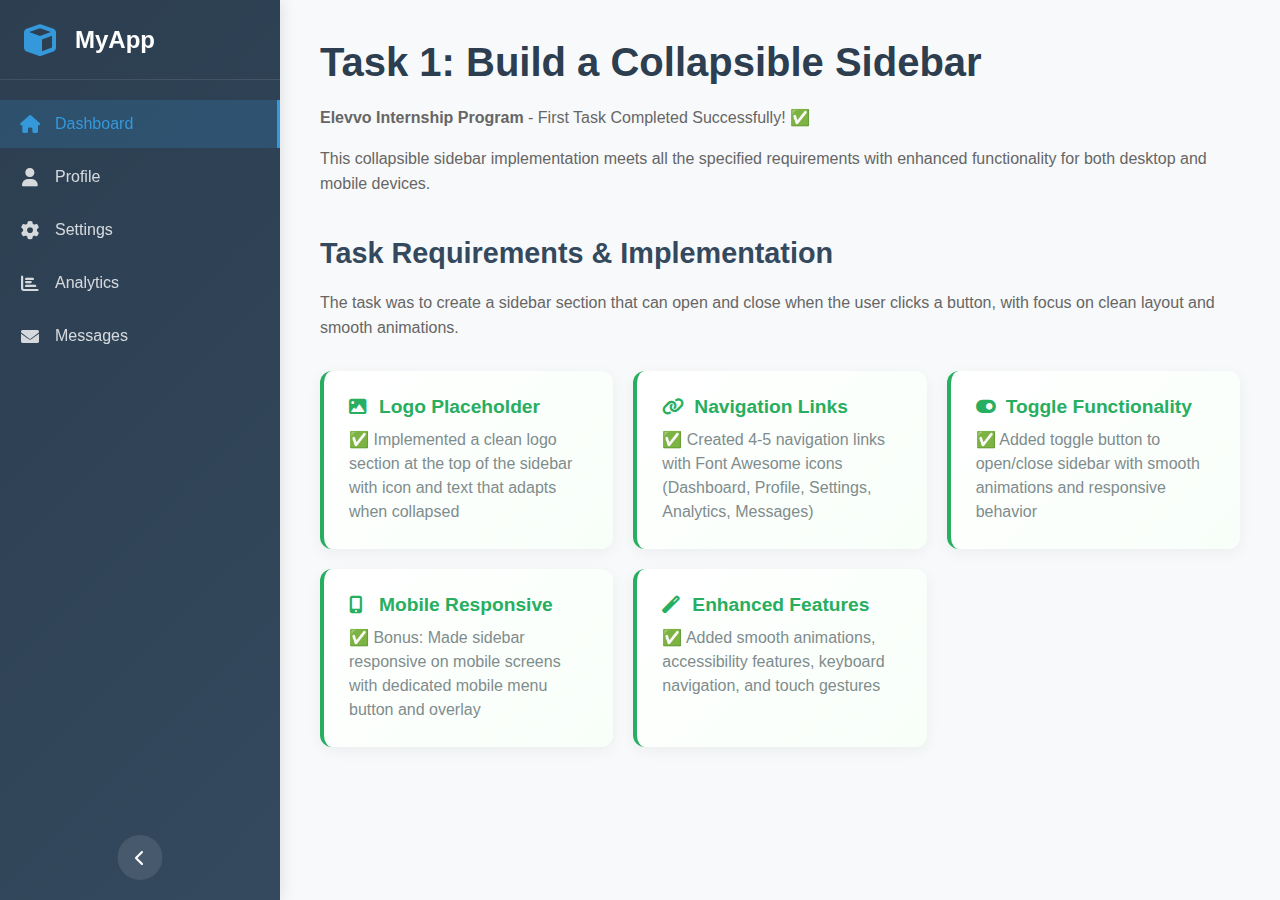
<file: task_1/index.html>
<!DOCTYPE html>
<html lang="en">
<head>
    <meta charset="UTF-8">
    <meta name="viewport" content="width=device-width, initial-scale=1.0">
    <title>Collapsible Sidebar</title>
    <link rel="stylesheet" href="style.css">
    <link href="https://cdnjs.cloudflare.com/ajax/libs/font-awesome/6.0.0/css/all.min.css" rel="stylesheet">
</head>
<body>
    <!-- Mobile menu button (visible only on mobile/tablet) -->
    <button class="mobile-menu-btn" id="mobileMenuBtn">
        <i class="fas fa-bars"></i>
    </button>

    <!-- Sidebar -->
    <nav class="sidebar" id="sidebar">
        <!-- Logo placeholder -->
        <div class="logo-section">
            <div class="logo-placeholder">
                <i class="fas fa-cube"></i>
                <span class="logo-text">MyApp</span>
            </div>
        </div>

        <!-- Navigation links -->
        <ul class="nav-links">
            <li>
                <a href="#" class="nav-link">
                    <i class="fas fa-home"></i>
                    <span class="link-text">Dashboard</span>
                </a>
            </li>
            <li>
                <a href="#" class="nav-link">
                    <i class="fas fa-user"></i>
                    <span class="link-text">Profile</span>
                </a>
            </li>
            <li>
                <a href="#" class="nav-link">
                    <i class="fas fa-cog"></i>
                    <span class="link-text">Settings</span>
                </a>
            </li>
            <li>
                <a href="#" class="nav-link">
                    <i class="fas fa-chart-bar"></i>
                    <span class="link-text">Analytics</span>
                </a>
            </li>
            <li>
                <a href="#" class="nav-link">
                    <i class="fas fa-envelope"></i>
                    <span class="link-text">Messages</span>
                </a>
            </li>
        </ul>

        <!-- Desktop collapse button (inside sidebar) -->
        <button class="collapse-btn" id="collapseBtn">
            <i class="fas fa-chevron-left"></i>
        </button>
    </nav>

    <!-- Overlay for mobile -->
    <div class="overlay" id="overlay"></div>

    <!-- Main content -->
    <main class="main-content" id="mainContent">
        <div class="content">
            <h1>Task 1: Build a Collapsible Sidebar</h1>
            <p><strong>Elevvo Internship Program</strong> - First Task Completed Successfully! ✅</p>
            <p>This collapsible sidebar implementation meets all the specified requirements with enhanced functionality for both desktop and mobile devices.</p>
            
            <div class="demo-content">
                <h2>Task Requirements & Implementation</h2>
                <p>The task was to create a sidebar section that can open and close when the user clicks a button, with focus on clean layout and smooth animations.</p>
                
                <div class="cards">
                    <div class="card completed">
                        <h3><i class="fas fa-image"></i> Logo Placeholder</h3>
                        <p>✅ Implemented a clean logo section at the top of the sidebar with icon and text that adapts when collapsed</p>
                    </div>
                    <div class="card completed">
                        <h3><i class="fas fa-link"></i> Navigation Links</h3>
                        <p>✅ Created 4-5 navigation links with Font Awesome icons (Dashboard, Profile, Settings, Analytics, Messages)</p>
                    </div>
                    <div class="card completed">
                        <h3><i class="fas fa-toggle-on"></i> Toggle Functionality</h3>
                        <p>✅ Added toggle button to open/close sidebar with smooth animations and responsive behavior</p>
                    </div>
                    <div class="card completed">
                        <h3><i class="fas fa-mobile-alt"></i> Mobile Responsive</h3>
                        <p>✅ Bonus: Made sidebar responsive on mobile screens with dedicated mobile menu button and overlay</p>
                    </div>
                    <div class="card completed">
                        <h3><i class="fas fa-magic"></i> Enhanced Features</h3>
                        <p>✅ Added smooth animations, accessibility features, keyboard navigation, and touch gestures</p>
                    </div>
                </div>
            </div>
        </div>
    </main>

    <script src="script.js"></script>
</body>
</html>
</file>
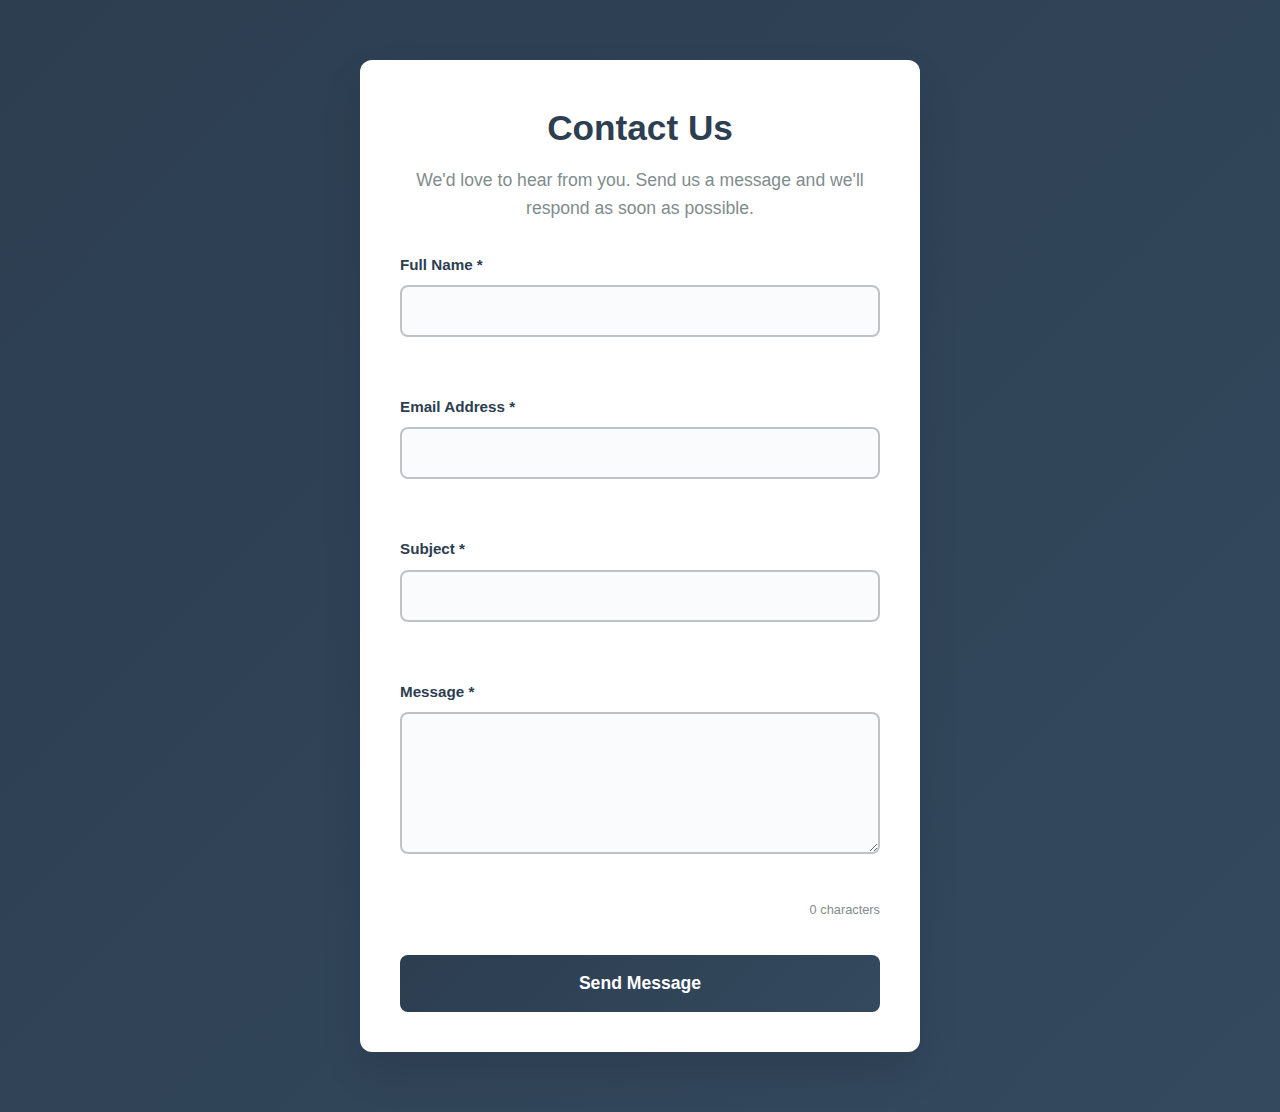
<file: task_2/index.html>
<!DOCTYPE html>
<html lang="en">
<head>
    <meta charset="UTF-8">
    <meta name="viewport" content="width=device-width, initial-scale=1.0">
    <title>Contact Form - Task 2</title>
    <link rel="stylesheet" href="styles.css">
</head>
<body>
    <div class="container">
        <div class="form-wrapper">
            <h1>Contact Us</h1>
            <p class="subtitle">We'd love to hear from you. Send us a message and we'll respond as soon as possible.</p>
            
            <form id="contactForm" class="contact-form" novalidate>
                <div class="form-group">
                    <label for="fullName">Full Name *</label>
                    <input type="text" id="fullName" name="fullName" required>
                    <span class="error-message" id="fullNameError"></span>
                </div>

                <div class="form-group">
                    <label for="email">Email Address *</label>
                    <input type="email" id="email" name="email" required>
                    <span class="error-message" id="emailError"></span>
                </div>

                <div class="form-group">
                    <label for="subject">Subject *</label>
                    <input type="text" id="subject" name="subject" required>
                    <span class="error-message" id="subjectError"></span>
                </div>

                <div class="form-group">
                    <label for="message">Message *</label>
                    <textarea id="message" name="message" rows="6" required></textarea>
                    <span class="error-message" id="messageError"></span>
                </div>

                <button type="submit" class="submit-btn">
                    <span class="btn-text">Send Message</span>
                    <span class="btn-loader" style="display: none;">Sending...</span>
                </button>
            </form>

            <div class="success-message" id="successMessage" style="display: none;">
                <h3>Thank you!</h3>
                <p>Your message has been sent successfully. We'll get back to you soon.</p>
            </div>
        </div>
    </div>

    <script src="script.js"></script>
</body>
</html>
</file>
<file: task_1/style.css>
* {
    margin: 0;
    padding: 0;
    box-sizing: border-box;
}

body {
    font-family: 'Segoe UI', Tahoma, Geneva, Verdana, sans-serif;
    background-color: #f5f5f5;
    overflow-x: hidden;
}

/* Mobile menu button */
.mobile-menu-btn {
    position: fixed;
    top: 15px;
    left: 15px;
    z-index: 1001;
    background: #2c3e50;
    color: white;
    border: none;
    padding: 12px;
    border-radius: 8px;
    cursor: pointer;
    font-size: 18px;
    display: none;
    transition: all 0.3s ease;
    box-shadow: 0 2px 10px rgba(0, 0, 0, 0.1);
}

.mobile-menu-btn:hover {
    background: #34495e;
    transform: scale(1.05);
}

/* Sidebar styles */
.sidebar {
    position: fixed;
    top: 0;
    left: 0;
    width: 280px;
    height: 100vh;
    background: linear-gradient(135deg, #2c3e50 0%, #34495e 100%);
    color: white;
    transition: all 0.3s cubic-bezier(0.4, 0, 0.2, 1);
    z-index: 1000;
    box-shadow: 2px 0 15px rgba(0, 0, 0, 0.1);
    display: flex;
    flex-direction: column;
}

.sidebar.collapsed {
    width: 80px;
}

/* Logo section */
.logo-section {
    padding: 20px;
    border-bottom: 1px solid rgba(255, 255, 255, 0.1);
    display: flex;
    align-items: center;
    min-height: 80px;
}

.logo-placeholder {
    display: flex;
    align-items: center;
    gap: 15px;
    width: 100%;
}

.logo-placeholder i {
    font-size: 32px;
    color: #3498db;
    min-width: 40px;
    text-align: center;
}

.logo-text {
    font-size: 24px;
    font-weight: bold;
    transition: opacity 0.3s ease;
}

.sidebar.collapsed .logo-text {
    opacity: 0;
    pointer-events: none;
}

/* Navigation links */
.nav-links {
    list-style: none;
    padding: 20px 0;
    flex: 1;
}

.nav-links li {
    margin-bottom: 5px;
}

.nav-link {
    display: flex;
    align-items: center;
    padding: 15px 20px;
    color: rgba(255, 255, 255, 0.8);
    text-decoration: none;
    transition: all 0.3s ease;
    position: relative;
    gap: 15px;
}

.nav-link:hover {
    background: rgba(255, 255, 255, 0.1);
    color: white;
    transform: translateX(5px);
}

.nav-link.active {
    background: rgba(52, 152, 219, 0.2);
    color: #3498db;
    border-right: 3px solid #3498db;
}

.nav-link i {
    font-size: 18px;
    min-width: 20px;
    text-align: center;
}

.link-text {
    transition: opacity 0.3s ease;
    white-space: nowrap;
}

.sidebar.collapsed .link-text {
    opacity: 0;
    pointer-events: none;
}

/* Collapse button */
.collapse-btn {
    position: absolute;
    bottom: 20px;
    left: 50%;
    transform: translateX(-50%);
    background: rgba(255, 255, 255, 0.1);
    color: white;
    border: none;
    padding: 12px;
    border-radius: 50%;
    cursor: pointer;
    font-size: 16px;
    transition: all 0.3s ease;
    backdrop-filter: blur(10px);
    width: 45px;
    height: 45px;
    display: flex;
    align-items: center;
    justify-content: center;
}

.collapse-btn:hover {
    background: rgba(255, 255, 255, 0.2);
    transform: translateX(-50%) scale(1.1);
}

.sidebar.collapsed .collapse-btn i {
    transform: rotate(180deg);
}

/* Overlay for mobile */
.overlay {
    position: fixed;
    top: 0;
    left: 0;
    width: 100%;
    height: 100%;
    background: rgba(0, 0, 0, 0.5);
    z-index: 999;
    opacity: 0;
    visibility: hidden;
    transition: all 0.3s ease;
}

.overlay.active {
    opacity: 1;
    visibility: visible;
}

/* Main content */
.main-content {
    margin-left: 280px;
    min-height: 100vh;
    transition: margin-left 0.3s cubic-bezier(0.4, 0, 0.2, 1);
    background: #f8f9fa;
}

.main-content.collapsed {
    margin-left: 80px;
}

.content {
    padding: 40px;
    max-width: 1200px;
}

.content h1 {
    color: #2c3e50;
    margin-bottom: 20px;
    font-size: 2.5rem;
}

.content p {
    color: #666;
    line-height: 1.6;
    margin-bottom: 15px;
}

/* Demo content */
.demo-content {
    margin-top: 40px;
}

.demo-content h2 {
    color: #34495e;
    margin-bottom: 20px;
    font-size: 1.8rem;
}

.cards {
    display: grid;
    grid-template-columns: repeat(auto-fit, minmax(250px, 1fr));
    gap: 20px;
    margin-top: 30px;
}

.card {
    background: white;
    padding: 25px;
    border-radius: 12px;
    box-shadow: 0 4px 15px rgba(0, 0, 0, 0.05);
    transition: transform 0.3s ease, box-shadow 0.3s ease;
    border-left: 4px solid #3498db;
}

.card.completed {
    border-left: 4px solid #27ae60;
    background: linear-gradient(135deg, #ffffff 0%, #f8fff9 100%);
}

.card:hover {
    transform: translateY(-5px);
    box-shadow: 0 8px 25px rgba(0, 0, 0, 0.1);
}

.card h3 {
    color: #2c3e50;
    margin-bottom: 10px;
    font-size: 1.2rem;
    display: flex;
    align-items: center;
    gap: 10px;
}

.card.completed h3 {
    color: #27ae60;
}

.card h3 i {
    font-size: 1.1rem;
    min-width: 20px;
}

.card p {
    color: #7f8c8d;
    margin: 0;
    line-height: 1.5;
}

/* Responsive design */
@media screen and (max-width: 1024px) {
    /* Tablet styles */
    .mobile-menu-btn {
        display: block;
    }

    .sidebar {
        transform: translateX(-100%);
        width: 280px;
    }

    .sidebar.open {
        transform: translateX(0);
    }

    .main-content {
        margin-left: 0;
    }

    .main-content.collapsed {
        margin-left: 0;
    }

    .collapse-btn {
        display: none;
    }

    .content {
        padding: 20px;
        padding-top: 80px;
    }

    .content h1 {
        font-size: 2rem;
    }
}

@media screen and (max-width: 768px) {
    /* Mobile styles */
    .content {
        padding: 15px;
        padding-top: 70px;
    }

    .content h1 {
        font-size: 1.8rem;
    }

    .cards {
        grid-template-columns: 1fr;
        gap: 15px;
    }

    .card {
        padding: 20px;
    }

    .mobile-menu-btn {
        top: 10px;
        left: 10px;
        padding: 10px;
        font-size: 16px;
    }

    .logo-section {
        padding: 15px;
        min-height: 70px;
    }

    .logo-placeholder i {
        font-size: 28px;
    }

    .logo-text {
        font-size: 20px;
    }

    .nav-link {
        padding: 12px 20px;
    }

    .nav-link i {
        font-size: 16px;
    }
}

@media screen and (max-width: 480px) {
    /* Small mobile styles */
    .content {
        padding: 10px;
        padding-top: 60px;
    }

    .content h1 {
        font-size: 1.6rem;
        margin-bottom: 15px;
    }

    .demo-content h2 {
        font-size: 1.4rem;
    }

    .card {
        padding: 15px;
    }
}

/* Animation keyframes */
@keyframes slideIn {
    from {
        transform: translateX(-100%);
    }
    to {
        transform: translateX(0);
    }
}

@keyframes slideOut {
    from {
        transform: translateX(0);
    }
    to {
        transform: translateX(-100%);
    }
}

/* Focus states for accessibility */
.nav-link:focus,
.collapse-btn:focus,
.mobile-menu-btn:focus {
    outline: 2px solid #3498db;
    outline-offset: 2px;
}

/* Smooth scrolling */
html {
    scroll-behavior: smooth;
}

/* Custom scrollbar for sidebar */
.sidebar::-webkit-scrollbar {
    width: 6px;
}

.sidebar::-webkit-scrollbar-track {
    background: rgba(255, 255, 255, 0.1);
}

.sidebar::-webkit-scrollbar-thumb {
    background: rgba(255, 255, 255, 0.3);
    border-radius: 3px;
}

.sidebar::-webkit-scrollbar-thumb:hover {
    background: rgba(255, 255, 255, 0.5);
}
</file>
<file: task_2/styles.css>
/* Reset and Base Styles */
* {
    margin: 0;
    padding: 0;
    box-sizing: border-box;
}

body {
    font-family: 'Segoe UI', Tahoma, Geneva, Verdana, sans-serif;
    line-height: 1.6;
    color: #333;
    background: linear-gradient(135deg, #2c3e50 0%, #34495e 100%);
    min-height: 100vh;
    padding: 20px;
}

/* Container and Layout */
.container {
    max-width: 600px;
    margin: 0 auto;
    padding: 20px;
}

.form-wrapper {
    background: white;
    border-radius: 12px;
    padding: 40px;
    box-shadow: 0 20px 40px rgba(0, 0, 0, 0.1);
    margin: 20px 0;
}

/* Typography */
h1 {
    color: #2c3e50;
    font-size: 2.2rem;
    margin-bottom: 10px;
    text-align: center;
    font-weight: 600;
}

.subtitle {
    color: #7f8c8d;
    text-align: center;
    margin-bottom: 30px;
    font-size: 1.1rem;
}

/* Form Styles */
.contact-form {
    display: flex;
    flex-direction: column;
    gap: 25px;
}

.form-group {
    display: flex;
    flex-direction: column;
    gap: 8px;
}

label {
    font-weight: 600;
    color: #2c3e50;
    font-size: 0.95rem;
}

input[type="text"],
input[type="email"],
textarea {
    padding: 15px;
    border: 2px solid #bdc3c7;
    border-radius: 8px;
    font-size: 1rem;
    transition: all 0.3s ease;
    background-color: #fafbfc;
}

input[type="text"]:focus,
input[type="email"]:focus,
textarea:focus {
    outline: none;
    border-color: #3498db;
    background-color: white;
    box-shadow: 0 0 0 3px rgba(52, 152, 219, 0.1);
}

textarea {
    resize: vertical;
    min-height: 120px;
    font-family: inherit;
}

/* Error Styles */
.error-message {
    color: #e74c3c;
    font-size: 0.875rem;
    margin-top: 5px;
    display: block;
    min-height: 20px;
}

.form-group.error input,
.form-group.error textarea {
    border-color: #e74c3c;
    background-color: #fdf2f2;
}

.form-group.error input:focus,
.form-group.error textarea:focus {
    box-shadow: 0 0 0 3px rgba(231, 76, 60, 0.1);
}

/* Submit Button */
.submit-btn {
    background: linear-gradient(135deg, #2c3e50 0%, #34495e 100%);
    color: white;
    border: none;
    padding: 18px 30px;
    border-radius: 8px;
    font-size: 1.1rem;
    font-weight: 600;
    cursor: pointer;
    transition: all 0.3s ease;
    margin-top: 10px;
    position: relative;
    overflow: hidden;
}

.submit-btn:hover {
    transform: translateY(-2px);
    box-shadow: 0 10px 25px rgba(52, 152, 219, 0.3);
    background: linear-gradient(135deg, #34495e 0%, #2c3e50 100%);
}

.submit-btn:active {
    transform: translateY(0);
}

.submit-btn:disabled {
    opacity: 0.7;
    cursor: not-allowed;
    transform: none;
}

/* Success Message */
.success-message {
    text-align: center;
    padding: 30px;
    background: linear-gradient(135deg, #27ae60 0%, #2ecc71 100%);
    color: white;
    border-radius: 8px;
    margin-top: 20px;
}

.success-message h3 {
    font-size: 1.5rem;
    margin-bottom: 10px;
}

.success-message p {
    font-size: 1rem;
    opacity: 0.9;
}

/* Responsive Design */
@media (max-width: 768px) {
    body {
        padding: 10px;
    }
    
    .container {
        padding: 10px;
    }
    
    .form-wrapper {
        padding: 25px;
        margin: 10px 0;
    }
    
    h1 {
        font-size: 1.8rem;
    }
    
    .subtitle {
        font-size: 1rem;
    }
    
    input[type="text"],
    input[type="email"],
    textarea {
        padding: 12px;
    }
    
    .submit-btn {
        padding: 15px 25px;
        font-size: 1rem;
    }
}

@media (max-width: 480px) {
    .form-wrapper {
        padding: 20px;
    }
    
    h1 {
        font-size: 1.6rem;
    }
    
    .contact-form {
        gap: 20px;
    }
    
    input[type="text"],
    input[type="email"],
    textarea {
        padding: 10px;
        font-size: 0.95rem;
    }
}

/* Loading Animation */
@keyframes spin {
    0% { transform: rotate(0deg); }
    100% { transform: rotate(360deg); }
}

.btn-loader {
    display: inline-block;
}

.btn-loader::after {
    content: '';
    display: inline-block;
    width: 16px;
    height: 16px;
    margin-left: 8px;
    border: 2px solid transparent;
    border-top: 2px solid currentColor;
    border-radius: 50%;
    animation: spin 1s linear infinite;
}

/* Form Animations */
.form-group {
    animation: slideUp 0.6s ease-out;
}

@keyframes slideUp {
    from {
        opacity: 0;
        transform: translateY(20px);
    }
    to {
        opacity: 1;
        transform: translateY(0);
    }
}

/* Add staggered animation delay */
.form-group:nth-child(1) { animation-delay: 0.1s; }
.form-group:nth-child(2) { animation-delay: 0.2s; }
.form-group:nth-child(3) { animation-delay: 0.3s; }
.form-group:nth-child(4) { animation-delay: 0.4s; }

.submit-btn {
    animation: slideUp 0.6s ease-out 0.5s both;
}
</file>
